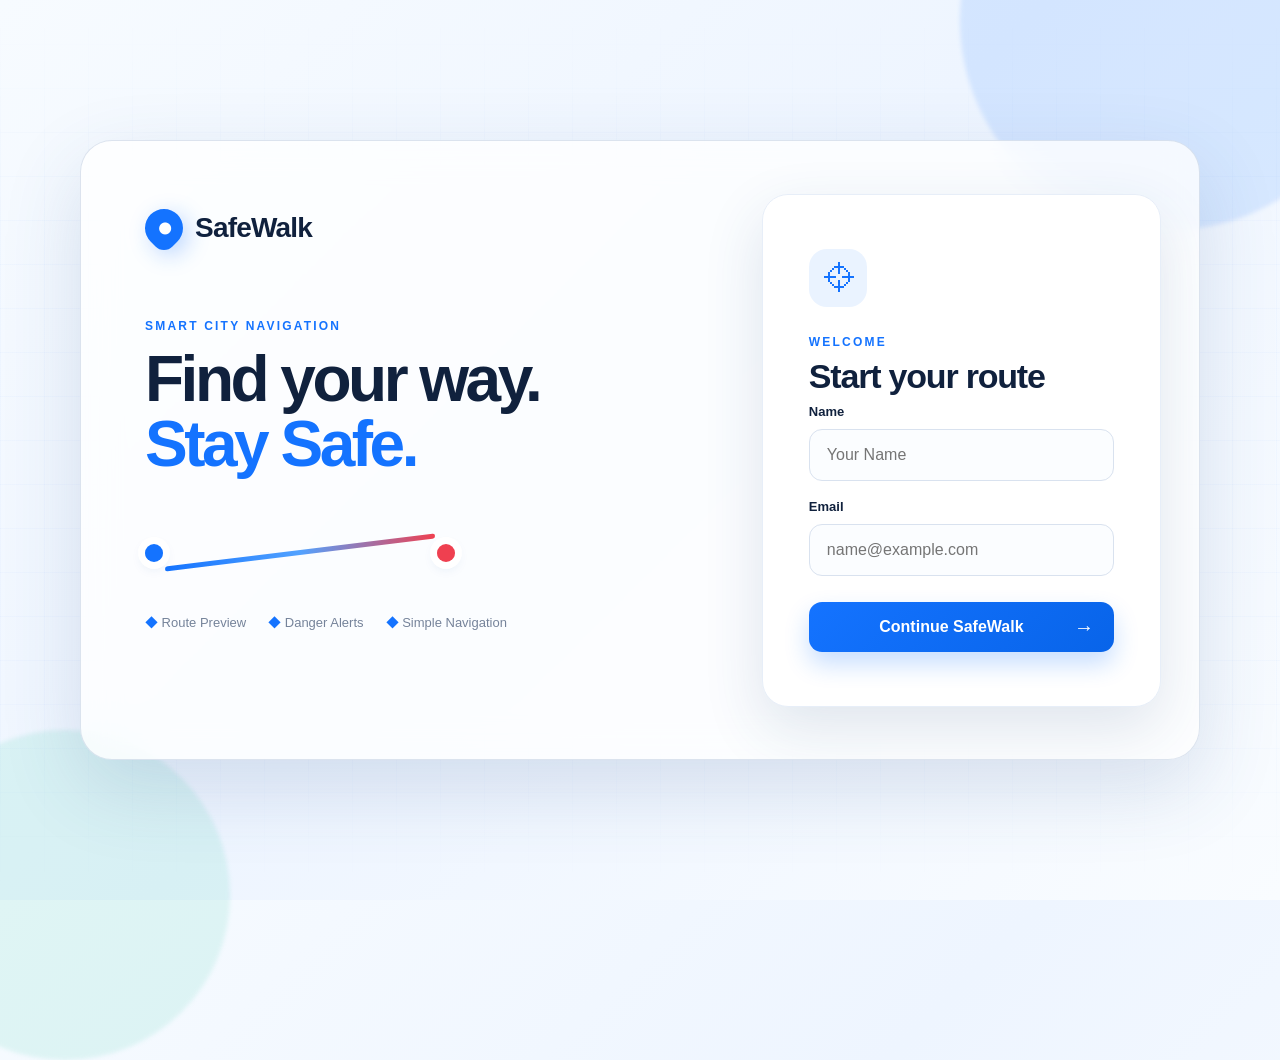
<file: index.html>
<!DOCTYPE html>
<html lang="zh-CN">
<head>
  <meta charset="UTF-8">
  <meta name="viewport" content="width=device-width, initial-scale=1.0">
  <title>RouteFinder - Welcome</title>
  <link rel="stylesheet" href="style.css">
</head>
<body class="welcome-page">
  <div class="decor decor-one"></div>
  <div class="decor decor-two"></div>
  <div class="grid-glow"></div>

  <main class="welcome-shell">
    <section class="intro-panel">
      <div class="brand"><span class="pin">●</span> SafeWalk</div>
      <p class="eyebrow">SMART CITY NAVIGATION</p>
      <h1>Find your way.<br><span>Stay Safe.</span></h1>
      

      <div class="mini-route" aria-hidden="true">
        <span class="dot start"></span>
        <span class="route-line"></span>
        <span class="dot finish"></span>
      </div>

      <div class="features">
        <span>◆ Route Preview</span>
        <span>◆ Danger Alerts</span>
        <span>◆ Simple Navigation</span>
      </div>
    </section>

    <section class="login-card">
      <div class="card-icon">⌖</div>
      <p class="small-label">WELCOME</p>
      <h2>Start your route</h2>
     

      <form action="route.html" method="get">
        <label for="name">Name</label>
        <input id="name" name="name" type="text" placeholder="Your Name" autocomplete="name" required>

        <label for="email">Email</label>
        <input id="email" name="email" type="email" placeholder="name@example.com" autocomplete="email" required>

        <button type="submit">Continue SafeWalk <span>→</span></button>
      </form>
   
    </section>
  </main>
</body>
</html>
</file>
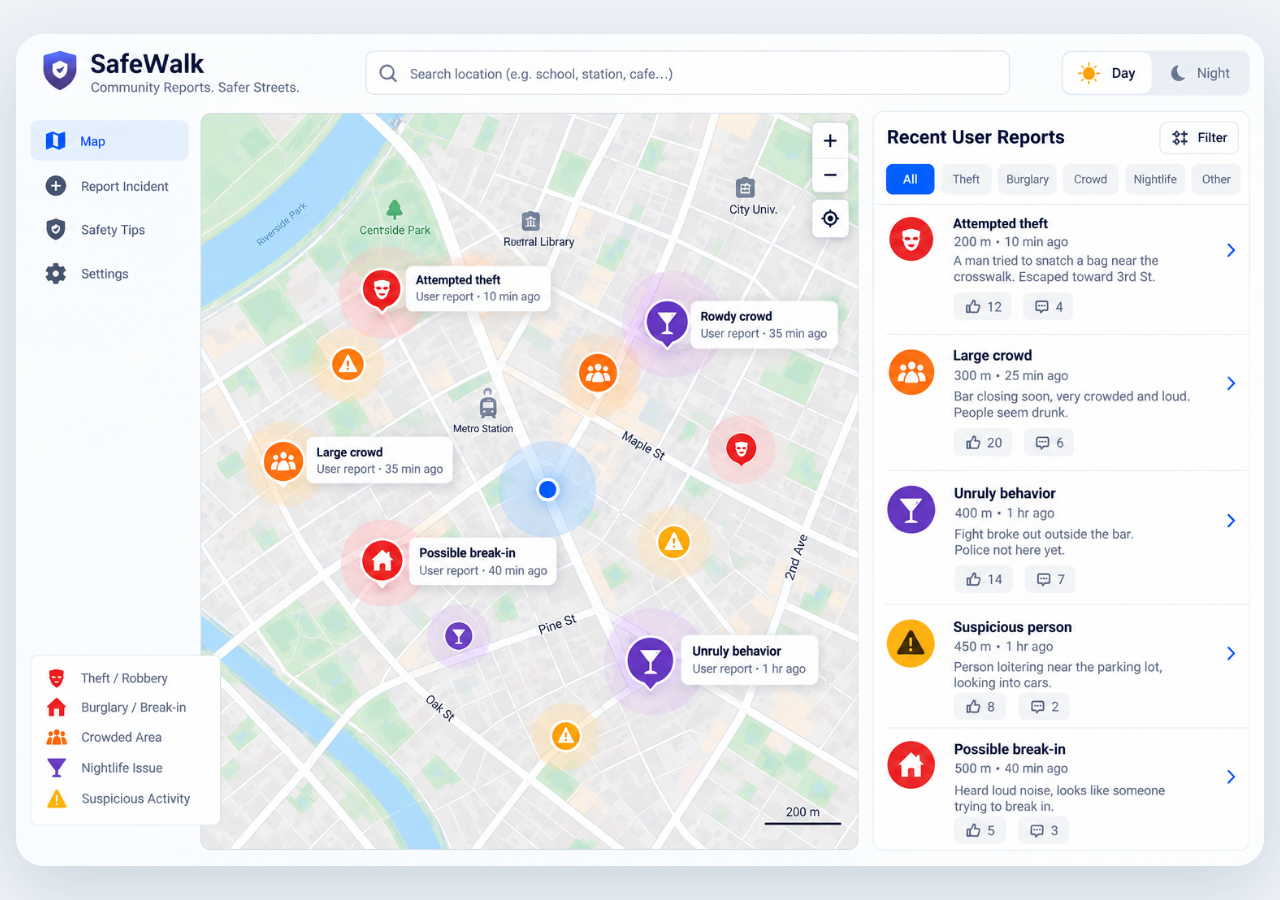
<file: route.html>
<!DOCTYPE html>
<html lang="zh-CN">
<head>
  <meta charset="UTF-8">
  <meta name="viewport" content="width=device-width, initial-scale=1.0">
  <title>RouteFinder - Route Preview</title>
  <link rel="stylesheet" href="style.css">
</head>
<body class="route-page">
  <main class="route-wrapper">
    <img class="route-image" src="安全地图用户报告界面.png" alt="RouteFinder 城市路线导航页面">
  </main>
</body>
</html>
</file>
<file: style.css>
* { box-sizing: border-box; }
html, body { margin: 0; min-height: 100%; }
body { font-family: Inter, ui-sans-serif, -apple-system, BlinkMacSystemFont, "Segoe UI", Arial, sans-serif; color: #10213d; }

.welcome-page {
  min-height: 100vh;
  overflow: hidden;
  background: linear-gradient(135deg, #f7fbff 0%, #eef5ff 48%, #f9fcff 100%);
  position: relative;
  display: grid;
  place-items: center;
  padding: 48px 24px;
}

.grid-glow {
  position: absolute; inset: 0; opacity: .34; pointer-events: none;
  background-image: linear-gradient(rgba(31,111,235,.08) 1px, transparent 1px), linear-gradient(90deg, rgba(31,111,235,.08) 1px, transparent 1px);
  background-size: 44px 44px;
  mask-image: linear-gradient(to bottom, transparent, black 25%, black 75%, transparent);
}

.decor { position: absolute; border-radius: 50%; filter: blur(2px); }
.decor-one { width: 420px; height: 420px; background: rgba(35,121,255,.13); top: -190px; right: -100px; }
.decor-two { width: 330px; height: 330px; background: rgba(55,202,164,.12); bottom: -160px; left: -100px; }

.welcome-shell {
  width: min(1120px, 100%);
  min-height: 620px;
  position: relative;
  z-index: 1;
  display: grid;
  grid-template-columns: 1.15fr .85fr;
  overflow: hidden;
  border: 1px solid rgba(132,159,194,.28);
  border-radius: 32px;
  background: rgba(255,255,255,.76);
  box-shadow: 0 28px 80px rgba(47,86,140,.16);
  backdrop-filter: blur(18px);
}

.intro-panel { padding: 68px 64px; position: relative; }
.brand { font-size: 28px; font-weight: 800; letter-spacing: -.8px; display: flex; align-items: center; gap: 12px; }
.pin { width: 38px; height: 38px; display: grid; place-items: center; border-radius: 50% 50% 50% 12px; transform: rotate(-45deg); background: #1473ff; color: white; box-shadow: 0 8px 22px rgba(20,115,255,.28); }
.pin::first-letter { transform: rotate(45deg); }
.eyebrow, .small-label { margin-top: 72px; color: #1473ff; font-size: 12px; font-weight: 800; letter-spacing: 2.2px; }
.intro-panel h1 { font-size: clamp(46px, 5vw, 70px); line-height: 1.02; letter-spacing: -3.5px; margin: 14px 0 22px; }
.intro-panel h1 span { color: #1473ff; }
.intro-copy { max-width: 530px; color: #61708a; font-size: 18px; line-height: 1.75; }

.mini-route { height: 70px; width: 310px; display: flex; align-items: center; margin: 40px 0 26px; }
.dot { width: 18px; height: 18px; border-radius: 50%; position: relative; z-index: 2; box-shadow: 0 0 0 7px white, 0 4px 14px rgba(24,80,160,.2); }
.start { background: #1473ff; }
.finish { background: #ef4050; }
.route-line { flex: 1; height: 5px; margin: 0 2px; background: linear-gradient(90deg, #1473ff, #52a2ff, #ef4050); transform: skewY(-7deg); border-radius: 99px; }
.features { display: flex; flex-wrap: wrap; gap: 12px 22px; color: #75839a; font-size: 13px; }
.features span::first-letter { color: #1473ff; }

.login-card { margin: 38px; padding: 54px 46px; align-self: center; border-radius: 26px; background: #fff; box-shadow: 0 22px 60px rgba(40,76,125,.14); border: 1px solid #e7eef8; }
.card-icon { width: 58px; height: 58px; border-radius: 18px; display: grid; place-items: center; background: #eaf3ff; color: #1473ff; font-size: 32px; }
.login-card .small-label { margin: 28px 0 8px; }
.login-card h2 { font-size: 34px; letter-spacing: -1.2px; margin: 0; }
.card-copy { color: #77849a; line-height: 1.6; margin-bottom: 30px; }
form { display: grid; gap: 10px; }
label { font-size: 13px; font-weight: 750; margin-top: 8px; }
input { width: 100%; padding: 16px 17px; border: 1px solid #d9e2ef; border-radius: 13px; outline: none; font: inherit; background: #fbfdff; transition: .2s; }
input:focus { border-color: #1473ff; box-shadow: 0 0 0 4px rgba(20,115,255,.10); background: white; }
button { margin-top: 16px; border: 0; border-radius: 13px; padding: 16px 20px; font: inherit; font-weight: 800; color: white; background: linear-gradient(135deg, #1473ff, #0864e9); cursor: pointer; box-shadow: 0 12px 24px rgba(20,115,255,.24); }
button span { float: right; font-size: 20px; line-height: 18px; }
button:hover { transform: translateY(-1px); }
.privacy { text-align: center; color: #9aa5b6; font-size: 11px; margin: 18px 0 0; }

.route-page { min-height: 100vh; background: #eef3f8; display: grid; place-items: center; padding: 16px; }
.route-wrapper { width: min(1536px, 100%); line-height: 0; border-radius: 28px; overflow: hidden; box-shadow: 0 22px 70px rgba(30,55,90,.16); background: white; }
.route-image { display: block; width: 100%; height: auto; }

@media (max-width: 850px) {
  .welcome-page { overflow: auto; padding: 20px; }
  .welcome-shell { grid-template-columns: 1fr; }
  .intro-panel { padding: 40px 30px 10px; }
  .eyebrow { margin-top: 48px; }
  .intro-panel h1 { letter-spacing: -2px; }
  .login-card { margin: 28px; padding: 34px 28px; }
  .features { margin-bottom: 18px; }
}
</file>
